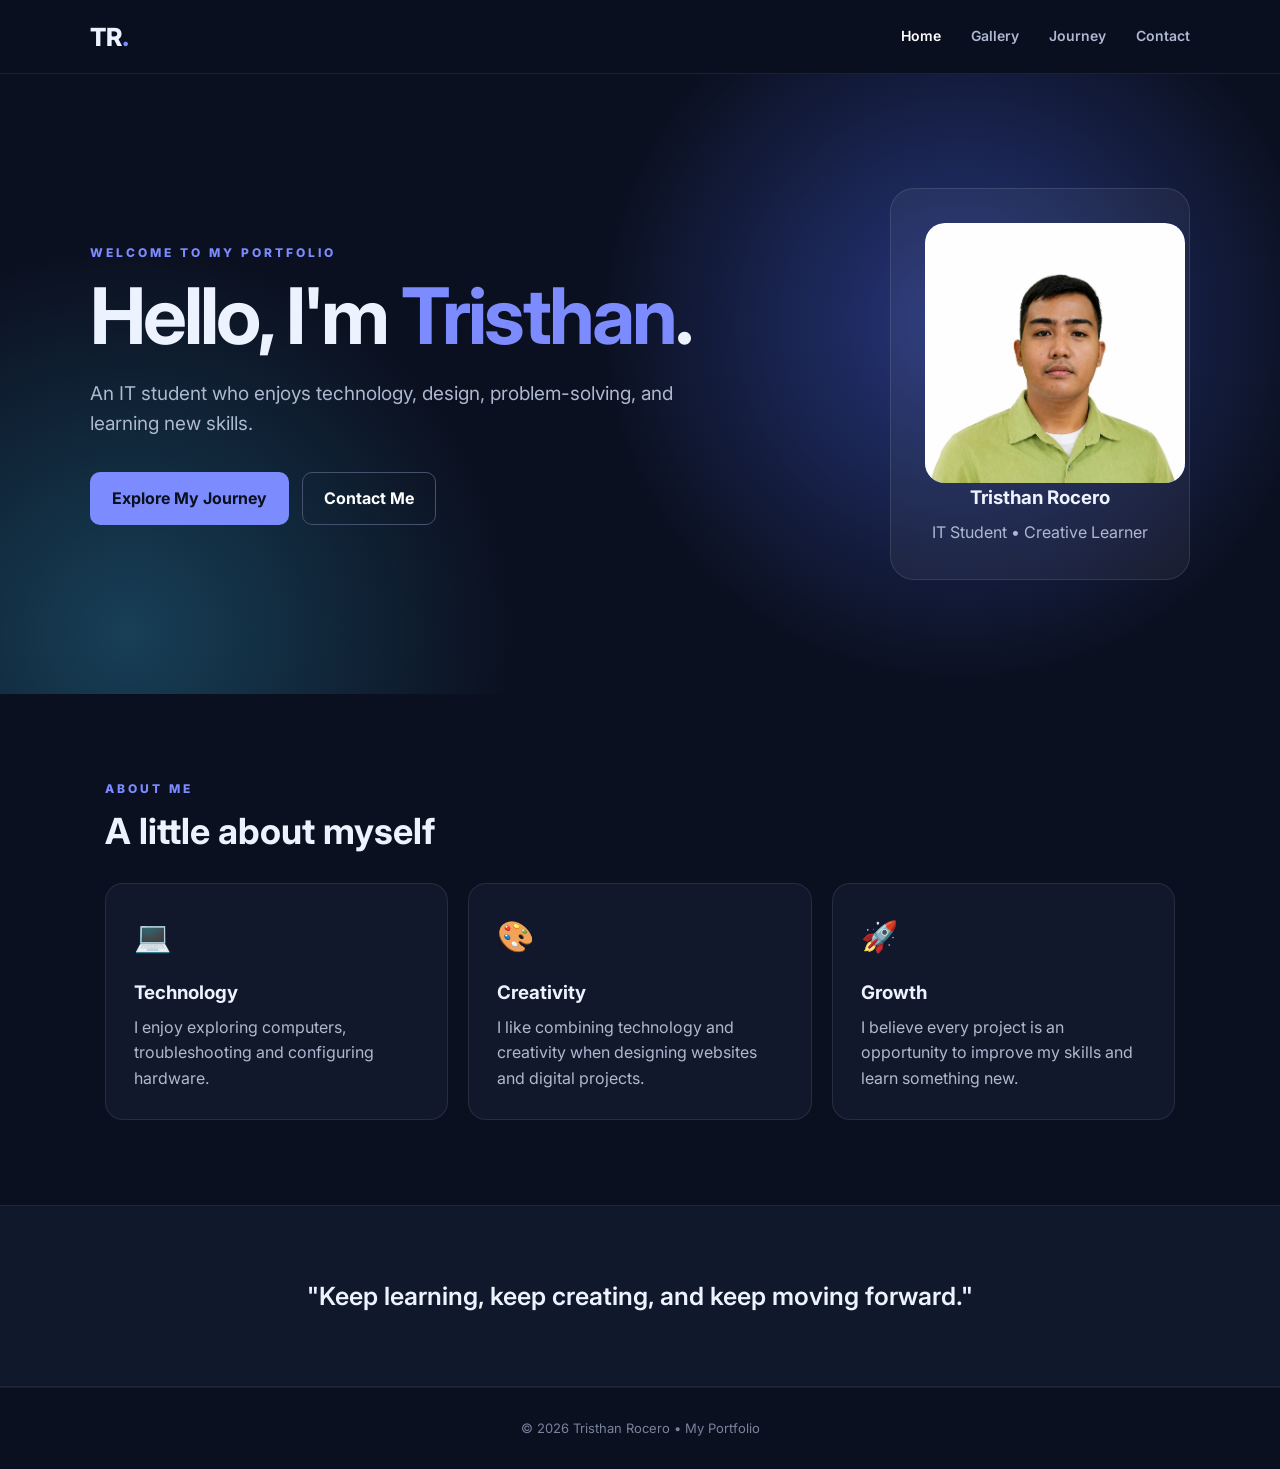
<file: index.html>
<!DOCTYPE html>
<html lang="en">
<head>
    <meta charset="UTF-8">
    <meta name="viewport" content="width=device-width, initial-scale=1.0">
    <title>Tristhan Rocero | Portfolio</title>
    <link rel="stylesheet" href="css/style.css">
</head>

<body>

<header class="navbar">
    <a class="logo" href="index.html">TR<span>.</span></a>

    <button class="menu-btn" onclick="toggleMenu()">☰</button>

    <nav id="navMenu">
        <a class="active" href="index.html">Home</a>
        <a href="gallery.html">Gallery</a>
        <a href="journey.html">Journey</a>
        <a href="contact.html">Contact</a>
    </nav>
</header>


<main>

<section class="hero">

    <div class="hero-text">

        <p class="eyebrow">WELCOME TO MY PORTFOLIO</p>

        <h1>
            Hello, I'm <span>Tristhan</span>.
        </h1>

        <p class="lead">
            An IT student who enjoys technology, design,
            problem-solving, and learning new skills.
        </p>

        <div class="buttons">
            <a class="btn primary" href="journey.html">
                Explore My Journey
            </a>

            <a class="btn secondary" href="contact.html">
                Contact Me
            </a>
        </div>

    </div>


    <div class="profile-card">

       <div class="profile-placeholder">
    <img src="images/ID.jpg" alt="Tristhan Rocero">
</div>


        <h3>Tristhan Rocero</h3>

        <p>
            IT Student • Creative Learner
        </p>

    </div>

</section>


<section class="section">

    <p class="eyebrow">ABOUT ME</p>

    <h2>A little about myself</h2>

    <div class="about-grid">

        <div class="card">
            <div class="icon">💻</div>

            <h3>Technology</h3>

            <p>
                I enjoy exploring computers, troubleshooting and
                 configuring hardware.
            </p>
        </div>


        <div class="card">
            <div class="icon">🎨</div>

            <h3>Creativity</h3>

            <p>
                I like combining technology and creativity
                when designing websites and digital projects.
            </p>
        </div>


        <div class="card">
            <div class="icon">🚀</div>

            <h3>Growth</h3>

            <p>
                I believe every project is an opportunity
                to improve my skills and learn something new.
            </p>
        </div>

    </div>

</section>


<section class="quote-section">

    <p>
        "Keep learning, keep creating, and keep moving forward."
    </p>

</section>

</main>


<footer>
    © 2026 Tristhan Rocero • My Portfolio
</footer>


<script src="js/script.js"></script>

</body>
</html>
</file>
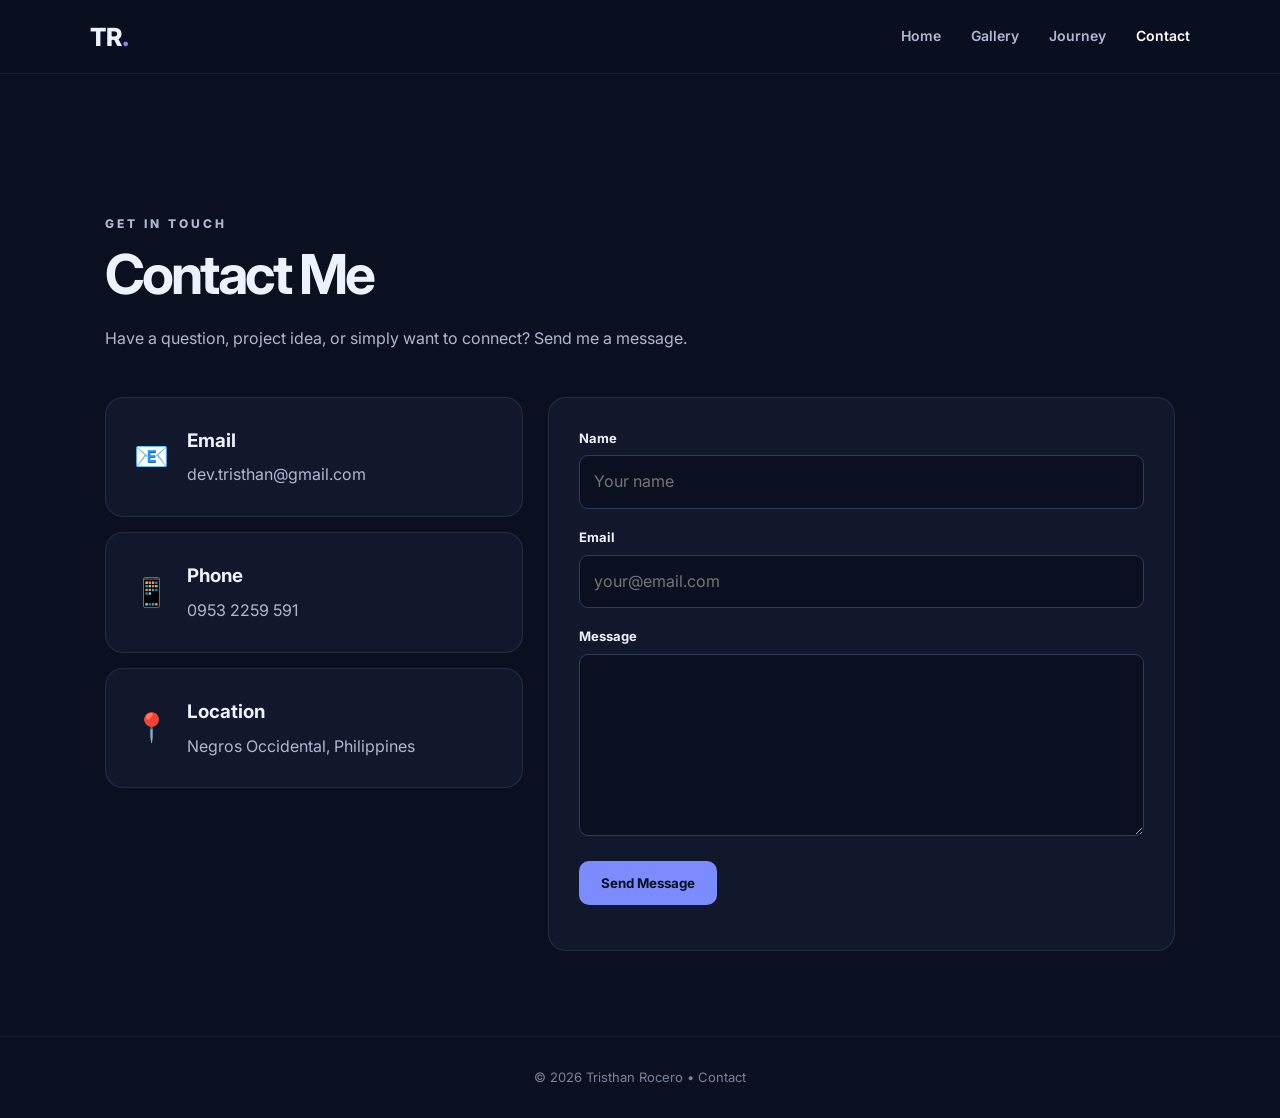
<file: contact.html>
<!DOCTYPE html>
<html lang="en">

<head>

    <meta charset="UTF-8">

    <meta name="viewport"
          content="width=device-width, initial-scale=1.0">

    <title>Contact | Tristhan Rocero</title>

    <link rel="stylesheet"
          href="css/style.css">

</head>


<body>

<header class="navbar">

    <a class="logo" href="index.html">
        TR<span>.</span>
    </a>

    <button class="menu-btn"
            onclick="toggleMenu()">
        ☰
    </button>

    <nav id="navMenu">

        <a href="index.html">
            Home
        </a>

        <a href="gallery.html">
            Gallery
        </a>

        <a href="journey.html">
            Journey
        </a>

        <a class="active"
           href="contact.html">
            Contact
        </a>

    </nav>

</header>


<main class="page">


<section class="page-heading">

    <p class="eyebrow">
        GET IN TOUCH
    </p>

    <h1>
        Contact Me
    </h1>

    <p>
        Have a question, project idea,
        or simply want to connect?
        Send me a message.
    </p>

</section>


<section class="contact-grid">


<div class="contact-info">


    <div class="card contact-card">

        <span>📧</span>

        <div>

            <h3>Email</h3>

            <p>
                dev.tristhan@gmail.com
            </p>

        </div>

    </div>


    <div class="card contact-card">

        <span>📱</span>

        <div>

            <h3>Phone</h3>

            <p>
                0953 2259 591
            </p>

        </div>

    </div>


    <div class="card contact-card">

        <span>📍</span>

        <div>

            <h3>Location</h3>

            <p>
                Negros Occidental, Philippines
            </p>

        </div>

    </div>


</div>


<form class="contact-form"
      onsubmit="sendMessage(event)">


    <label for="name">
        Name
    </label>

    <input
        id="name"
        type="text"
        placeholder="Your name"
        required
    >


    <label for="email">
        Email
    </label>

    <input
        id="email"
        type="email"
        placeholder="your@email.com"
        required
    >


    <label for="message">
        Message
    </label>

    <textarea
        id="message"
        rows="6"
        placeholder="Write your message..."
        required>
    </textarea>


    <button
        class="btn primary"
        type="submit">

        Send Message

    </button>


    <p id="formMessage"
       class="form-message">
    </p>


</form>


</section>

</main>


<footer>
    © 2026 Tristhan Rocero • Contact
</footer>


<script src="js/script.js"></script>

</body>
</html>
</file>
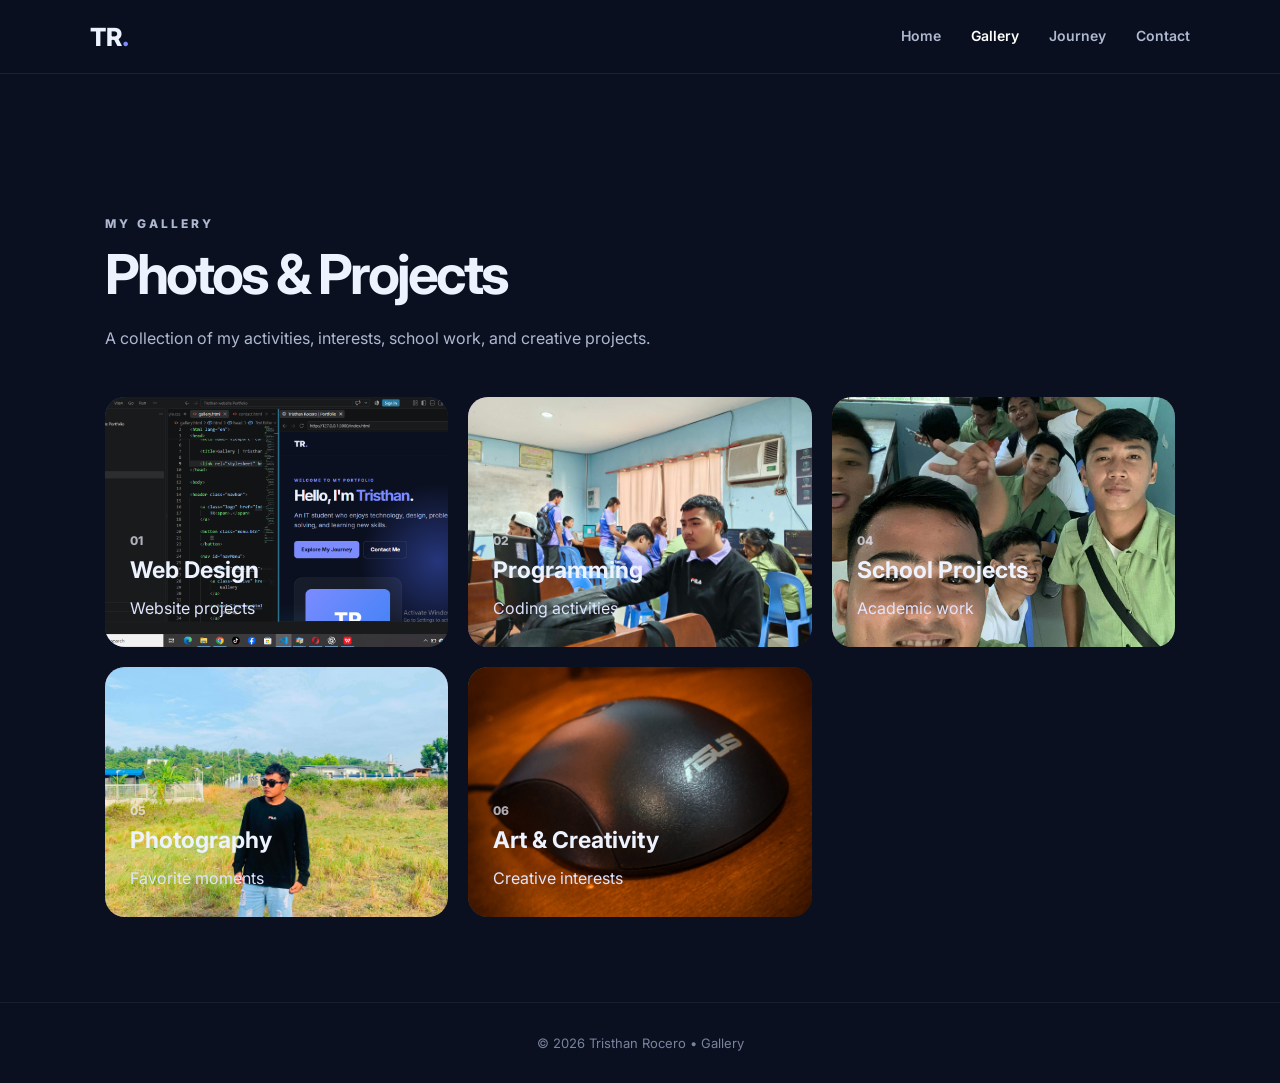
<file: gallery.html>
<!DOCTYPE html>
<html lang="en">
<head>
    <meta charset="UTF-8">
    <meta name="viewport" content="width=device-width, initial-scale=1.0">

    <title>Gallery | Tristhan Rocero</title>

    <link rel="stylesheet" href="css/style.css">
</head>

<body>

<header class="navbar">

    <a class="logo" href="index.html">
        TR<span>.</span>
    </a>

    <button class="menu-btn" onclick="toggleMenu()">
        ☰
    </button>

    <nav id="navMenu">

        <a href="index.html">Home</a>

        <a class="active" href="gallery.html">
            Gallery
        </a>

        <a href="journey.html">
            Journey
        </a>

        <a href="contact.html">
            Contact
        </a>

    </nav>

</header>


<main class="page">

<section class="page-heading">

    <p class="eyebrow">
        MY GALLERY
    </p>

    <h1>
        Photos & Projects
    </h1>

    <p>
        A collection of my activities, interests,
        school work, and creative projects.
    </p>

</section>


<section class="gallery-grid">

    <div class="gallery-item gradient-one">
      <img src="images/wd.png" alt="Web Design">
        <div>
            <span>01</span>

            <h3>Web Design</h3>

            <p>
                Website projects
            </p>
        </div>

    </div>


    <div class="gallery-item gradient-two">
    <img src="images/program.jpg">
        <div>
            <span>02</span>

            <h3>Programming</h3>

            <p>
                Coding activities
            </p>
        </div>

    </div>


    <div class="gallery-item gradient-four">
    <img src="images/2.jpg">
        <div>
            <span>04</span>

            <h3>School Projects</h3>

            <p>
                Academic work
            </p>
        </div>

    </div>


    <div class="gallery-item gradient-five">
    <img src="images/1.jpg">
        <div>
            <span>05</span>

            <h3>Photography</h3>

            <p>
                Favorite moments
            </p>
        </div>

    </div>


    <div class="gallery-item gradient-six">
     <img src="images/Rocero.jpg">
        <div>
            <span>06</span>

            <h3>Art & Creativity</h3>

            <p>
                Creative interests
            </p>
        </div>

    </div>

</section>



</main>


<footer>
    © 2026 Tristhan Rocero • Gallery
</footer>


<script src="js/script.js"></script>

</body>
</html>
</file>
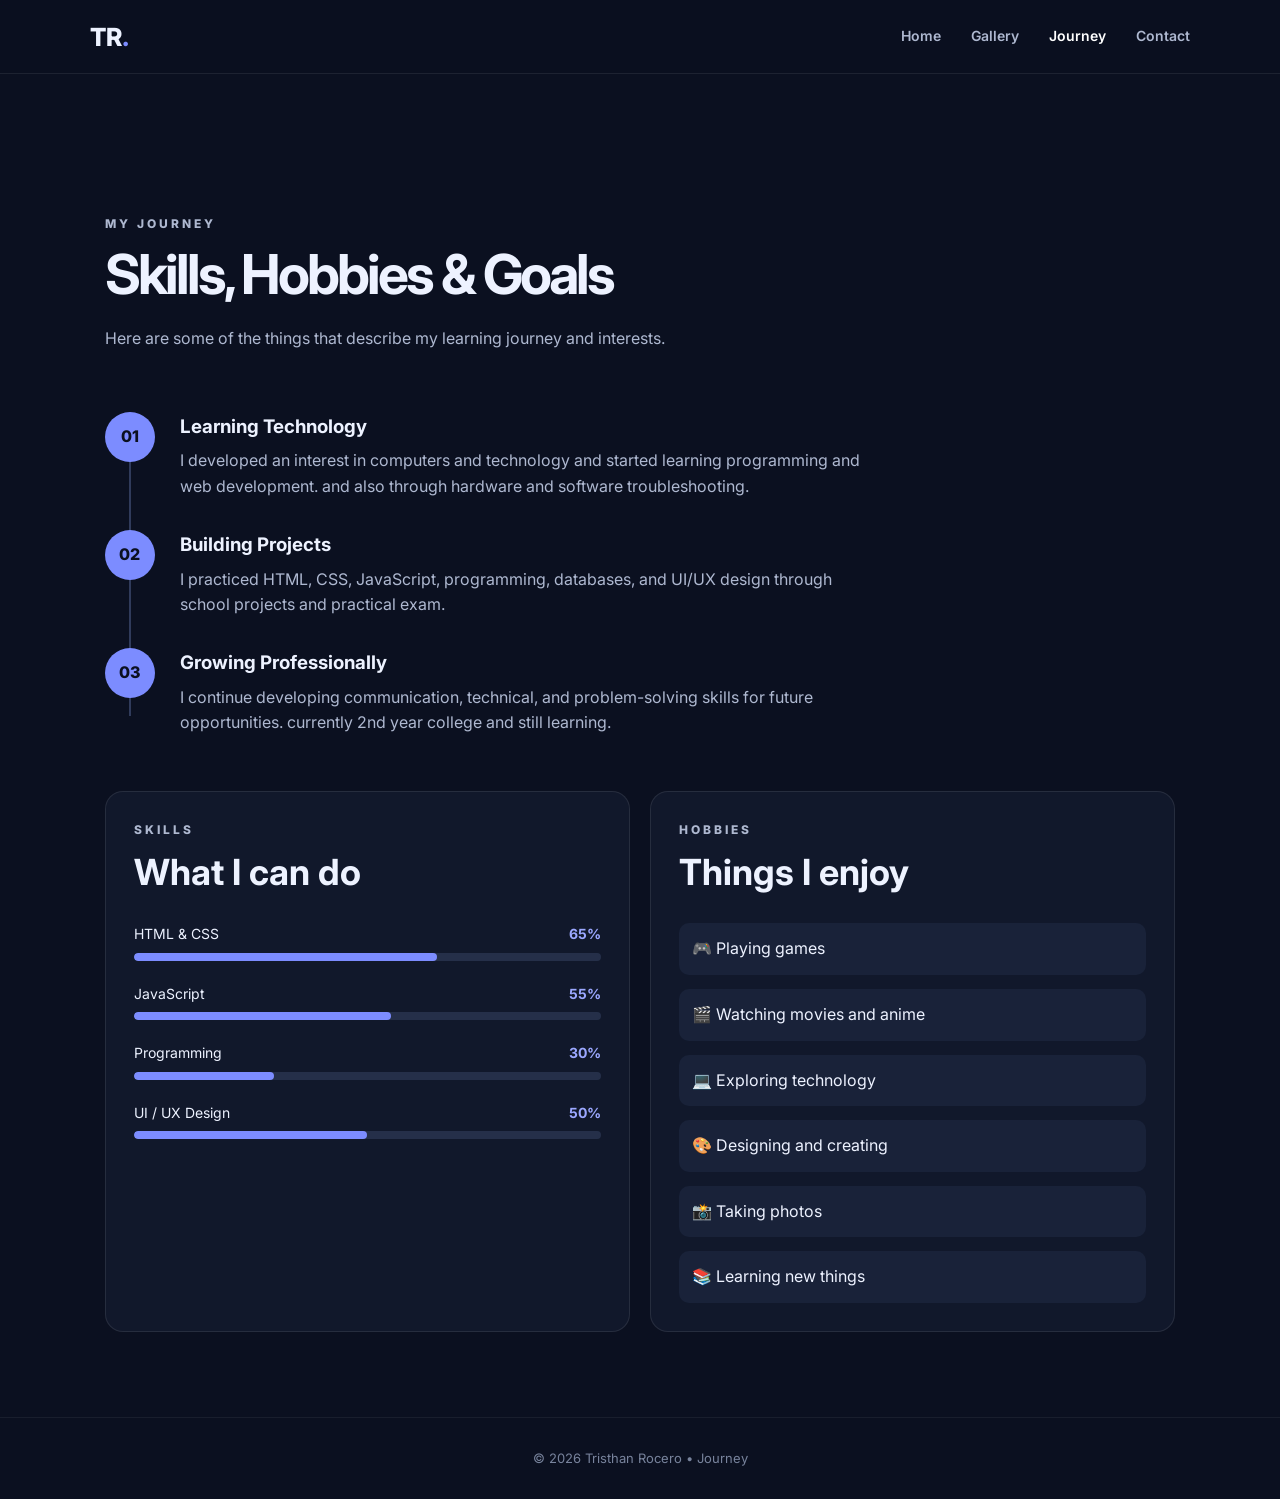
<file: journey.html>
<!DOCTYPE html>
<html lang="en">

<head>

    <meta charset="UTF-8">

    <meta name="viewport"
          content="width=device-width, initial-scale=1.0">

    <title>Journey & Skills | Tristhan Rocero</title>

    <link rel="stylesheet" href="css/style.css">

</head>


<body>

<header class="navbar">

    <a class="logo" href="index.html">
        TR<span>.</span>
    </a>

    <button class="menu-btn"
            onclick="toggleMenu()">
        ☰
    </button>

    <nav id="navMenu">

        <a href="index.html">
            Home
        </a>

        <a href="gallery.html">
            Gallery
        </a>

        <a class="active"
           href="journey.html">
            Journey
        </a>

        <a href="contact.html">
            Contact
        </a>

    </nav>

</header>


<main class="page">


<section class="page-heading">

    <p class="eyebrow">
        MY JOURNEY
    </p>

    <h1>
        Skills, Hobbies & Goals
    </h1>

    <p>
        Here are some of the things that describe
        my learning journey and interests.
    </p>

</section>


<section class="timeline">


    <div class="timeline-item">

        <div class="year">
            01
        </div>

        <div>

            <h3>
                Learning Technology
            </h3>

            <p>
                I developed an interest in computers
                and technology and started learning
                programming and web development. and also through
                hardware and software troubleshooting. 
            </p>

        </div>

    </div>


    <div class="timeline-item">

        <div class="year">
            02
        </div>

        <div>

            <h3>
                Building Projects
            </h3>

            <p>
                I practiced HTML, CSS, JavaScript,
                programming, databases, and UI/UX
                design through school projects and
                practical exam. 
            </p>

        </div>

    </div>


    <div class="timeline-item">

        <div class="year">
            03
        </div>

        <div>

            <h3>
                Growing Professionally
            </h3>

            <p>
                I continue developing communication,
                technical, and problem-solving skills
                for future opportunities. currently 2nd year 
                college and still learning.
            </p>

        </div>

    </div>


</section>


<section class="two-column">


<div class="card">

    <p class="eyebrow">
        SKILLS
    </p>

    <h2>
        What I can do
    </h2>


    <div class="skill">

        <div>
            <span>HTML & CSS</span>
            <b>65%</b>
        </div>

        <div class="bar">
            <i style="width:65%"></i>
        </div>

    </div>


    <div class="skill">

        <div>
            <span>JavaScript</span>
            <b>55%</b>
        </div>

        <div class="bar">
            <i style="width:55%"></i>
        </div>

    </div>


    <div class="skill">

        <div>
            <span>Programming</span>
            <b>30%</b>
        </div>

        <div class="bar">
            <i style="width:30%"></i>
        </div>

    </div>


    <div class="skill">

        <div>
            <span>UI / UX Design</span>
            <b>50%</b>
        </div>

        <div class="bar">
            <i style="width:50%"></i>
        </div>

    </div>

</div>


<div class="card">

    <p class="eyebrow">
        HOBBIES
    </p>

    <h2>
        Things I enjoy
    </h2>

    <ul class="hobby-list">

        <li>🎮 Playing games</li>

        <li>🎬 Watching movies and anime</li>

        <li>💻 Exploring technology</li>

        <li>🎨 Designing and creating</li>

        <li>📸 Taking photos</li>

        <li>📚 Learning new things</li>

    </ul>

</div>



</main>


<footer>
    © 2026 Tristhan Rocero • Journey
</footer>


<script src="js/script.js"></script>

</body>
</html>
</file>
<file: css/style.css>
@import url('https://fonts.googleapis.com/css2?family=Inter:wght@400;500;600;700;800&display=swap');

* {
    box-sizing: border-box;
    margin: 0;
    padding: 0;
}

html {
    scroll-behavior: smooth;
}

body {
    font-family: Inter, Arial, sans-serif;
    background: #0b1020;
    color: #edf2ff;
    line-height: 1.6;
}

a {
    text-decoration: none;
    color: inherit;
}


/* NAVIGATION */

.navbar {
    height: 74px;
    padding: 0 7%;
    display: flex;
    align-items: center;
    justify-content: space-between;

    border-bottom: 1px solid rgba(255,255,255,.08);

    background: rgba(11,16,32,.9);

    position: sticky;
    top: 0;
    z-index: 10;

    backdrop-filter: blur(12px);
}

.logo {
    font-size: 25px;
    font-weight: 800;
}

.logo span,
.eyebrow,
.hero h1 span {
    color: #7c8cff;
}

.navbar nav {
    display: flex;
    gap: 30px;
}

.navbar nav a {
    color: #aeb8d0;
    font-weight: 600;
    font-size: 14px;
}

.navbar nav a:hover,
.navbar nav a.active {
    color: #fff;
}

.menu-btn {
    display: none;
    background: none;
    border: 0;
    color: #fff;
    font-size: 25px;
}


/* HERO */

.hero {
    min-height: 620px;
    padding: 90px 7%;

    display: flex;
    align-items: center;
    justify-content: space-between;

    gap: 60px;

    background:
        radial-gradient(
            circle at 75% 40%,
            #26367c 0,
            transparent 35%
        ),
        radial-gradient(
            circle at 10% 90%,
            #173f56 0,
            transparent 30%
        );
}

.hero-text {
    max-width: 680px;
}

.eyebrow {
    font-size: 12px;
    font-weight: 800;
    letter-spacing: 3px;
    margin-bottom: 13px;
}

h1 {
    font-size: clamp(44px, 7vw, 78px);
    line-height: 1.05;
    letter-spacing: -3px;
    margin-bottom: 22px;
}

h2 {
    font-size: 36px;
    line-height: 1.15;
    margin-bottom: 30px;
}

h3 {
    margin-bottom: 7px;
}

.lead {
    font-size: 19px;
    color: #aeb8d0;
    max-width: 600px;
}


/* BUTTONS */

.buttons {
    display: flex;
    gap: 13px;
    margin-top: 32px;
    flex-wrap: wrap;
}

.btn {
    display: inline-block;
    padding: 13px 21px;

    border-radius: 10px;
    border: 1px solid transparent;

    font-weight: 700;
    cursor: pointer;

    font-family: inherit;
}

.primary {
    background: #7c8cff;
    color: #0b1020;
}

.primary:hover {
    background: #95a2ff;
}

.secondary {
    border-color: #46516e;
    color: #fff;
}

.secondary:hover {
    background: #161e36;
}


/* PROFILE */

.profile-card {
    width: 300px;
    padding: 34px;

    border: 1px solid rgba(255,255,255,.1);
    border-radius: 24px;

    text-align: center;

    background: rgba(255,255,255,.05);
}

.profile-placeholder {
    height: 190px;

    border-radius: 18px;

    display: grid;
    place-items: center;

    font-size: 64px;
    font-weight: 800;

    background:
        linear-gradient(
            135deg,
            #7c8cff,
            #3b82f6
        );

    color: #fff;

    margin-bottom: 22px;
}

.profile-card p {
    color: #aeb8d0;
}

.profile-placeholder {
    width: 260px;
    height: 260px;
    margin: 0 auto;
    overflow: hidden;
    border-radius: 20px;
}

.profile-placeholder img {
    width: 100%;
    height: 100%;
    object-fit: cover;
    object-position: center;
    display: block;
    border-radius: 20px;
}
/* GENERAL SECTIONS */

.section,
.page {
    padding: 85px 7%;
    max-width: 1250px;
    margin: auto;
}

.about-grid {
    display: grid;
    grid-template-columns:
        repeat(3, 1fr);

    gap: 20px;
}

.card {
    padding: 28px;

    border: 1px solid rgba(255,255,255,.09);
    border-radius: 18px;

    background: #11182b;
}

.icon {
    font-size: 30px;
    margin-bottom: 18px;
}

.card p {
    color: #aeb8d0;
}


/* QUOTE */

.quote-section {
    padding: 70px 7%;

    text-align: center;

    background: #10182b;

    border-top:
        1px solid rgba(255,255,255,.06);

    border-bottom:
        1px solid rgba(255,255,255,.06);
}

.quote-section p {
    font-size: 25px;
    font-weight: 600;
}


/* FOOTER */

footer {
    text-align: center;
    padding: 30px;

    color: #78839c;

    font-size: 13px;

    border-top:
        1px solid rgba(255,255,255,.06);
}


/* PAGE HEADING */

.page-heading {
    padding: 55px 0 45px;
}

.page-heading h1 {
    font-size: 55px;
}

.page-heading p {
    color: #aeb8d0;
    max-width: 650px;
}


/* GALLERY */

.gallery-grid {
    display: grid;

    grid-template-columns:
        repeat(3, 1fr);

    gap: 20px;
}

.gallery-item {
    min-height: 250px;

    border-radius: 20px;

    padding: 25px;

    display: flex;
    align-items: end;

    overflow: hidden;
}

.gallery-item span {
    font-size: 12px;
    font-weight: 800;
    opacity: .7;
}

.gallery-item h3 {
    font-size: 23px;
}

.gallery-item p {
    color: #dfe4ff;
}

.gradient-one {
    background: linear-gradient(
        135deg,
        #3151b7,
        #10182b
    );
}

.gradient-two {
    background: linear-gradient(
        135deg,
        #8b4bb7,
        #1b1735
    );
}

.gradient-three {
    background: linear-gradient(
        135deg,
        #168b8b,
        #0d2632
    );
}

.gradient-four {
    background: linear-gradient(
        135deg,
        #b86d31,
        #241a14
    );
}

.gradient-five {
    background: linear-gradient(
        135deg,
        #ad4772,
        #241529
    );
}

.gradient-six {
    background: linear-gradient(
        135deg,
        #526c2f,
        #141d12
    );
}

.tip {
    margin-top: 25px;

    padding: 17px 20px;

    border-radius: 12px;

    background: #11182b;

    color: #aeb8d0;
}

.tip strong {
    color: #fff;
}

.tip code {
    color: #9ca8ff;
}


/* JOURNEY */

.timeline {
    position: relative;
    margin: 15px 0 55px;
}

.timeline:before {
    content: "";

    position: absolute;

    left: 24px;
    top: 20px;
    bottom: 20px;

    width: 2px;

    background: #303b5b;
}

.timeline-item {
    display: grid;

    grid-template-columns:
        50px 1fr;

    gap: 25px;

    margin-bottom: 30px;

    position: relative;
}

.year {
    width: 50px;
    height: 50px;

    border-radius: 50%;

    display: grid;
    place-items: center;

    background: #7c8cff;

    color: #0b1020;

    font-weight: 800;

    z-index: 1;
}

.timeline-item p {
    color: #aeb8d0;
    max-width: 700px;
}


/* SKILLS */

.two-column {
    display: grid;

    grid-template-columns:
        1fr 1fr;

    gap: 20px;
}

.skill {
    margin: 22px 0;
}

.skill > div:first-child {
    display: flex;
    justify-content: space-between;

    margin-bottom: 7px;

    font-size: 14px;
}

.skill b {
    color: #9ca8ff;
}

.bar {
    height: 8px;

    background: #252f49;

    border-radius: 99px;

    overflow: hidden;
}

.bar i {
    display: block;

    height: 100%;

    background: #7c8cff;

    border-radius: 99px;
}


/* HOBBIES */

.hobby-list {
    list-style: none;

    display: grid;

    gap: 14px;
}

.hobby-list li {
    padding: 13px;

    border-radius: 10px;

    background: #192239;
}


/* JAVASCRIPT DEMO */

.requirements {
    margin-top: 20px;

    padding: 35px;

    border: 1px solid
        rgba(124,140,255,.25);

    border-radius: 18px;

    background: #10182b;
}

.demo-output {
    margin-top: 18px;

    color: #aeb8d0;

    min-height: 24px;
}


/* CONTACT */

.contact-grid {
    display: grid;

    grid-template-columns:
        .8fr 1.2fr;

    gap: 25px;
}

.contact-info {
    display: grid;

    gap: 15px;

    align-content: start;
}

.contact-card {
    display: flex;

    gap: 18px;

    align-items: center;
}

.contact-card > span {
    font-size: 28px;
}

.contact-card p {
    word-break: break-word;
}

.contact-form {
    padding: 30px;

    border-radius: 18px;

    background: #11182b;

    border:
        1px solid rgba(255,255,255,.09);
}

label {
    display: block;

    font-size: 13px;

    font-weight: 700;

    margin-bottom: 7px;
}

input,
textarea {
    width: 100%;

    padding: 13px 14px;

    margin-bottom: 18px;

    border-radius: 9px;

    border: 1px solid #303b5b;

    background: #0b1020;

    color: #fff;

    font: inherit;

    outline: none;
}

input:focus,
textarea:focus {
    border-color: #7c8cff;
}

.form-message {
    margin-top: 15px;

    color: #8ff0b0;
}


/* MOBILE */

@media(max-width:800px) {

    .navbar nav {
        display: none;

        position: absolute;

        top: 74px;

        left: 0;
        right: 0;

        background: #0b1020;

        padding: 20px 7%;

        flex-direction: column;

        gap: 15px;

        border-bottom:
            1px solid #222c45;
    }

    .navbar nav.open {
        display: flex;
    }

    .menu-btn {
        display: block;
    }

    .hero {
        padding-top: 65px;

        flex-direction: column;

        align-items: flex-start;
    }

    .profile-card {
        width: 100%;
        max-width: 330px;
    }

    .about-grid,
    .gallery-grid,
    .two-column,
    .contact-grid {
        grid-template-columns: 1fr;
    }

    .page-heading h1 {
        font-size: 45px;
    }
}
.gallery-item {
    position: relative;
    overflow: hidden;
}

.gallery-item img {
    width: 100%;
    height: 100%;
    object-fit: cover;
    position: absolute;
    top: 0;
    left: 0;
}

.gallery-item > div {
    position: relative;
    z-index: 2;
}
</file>
